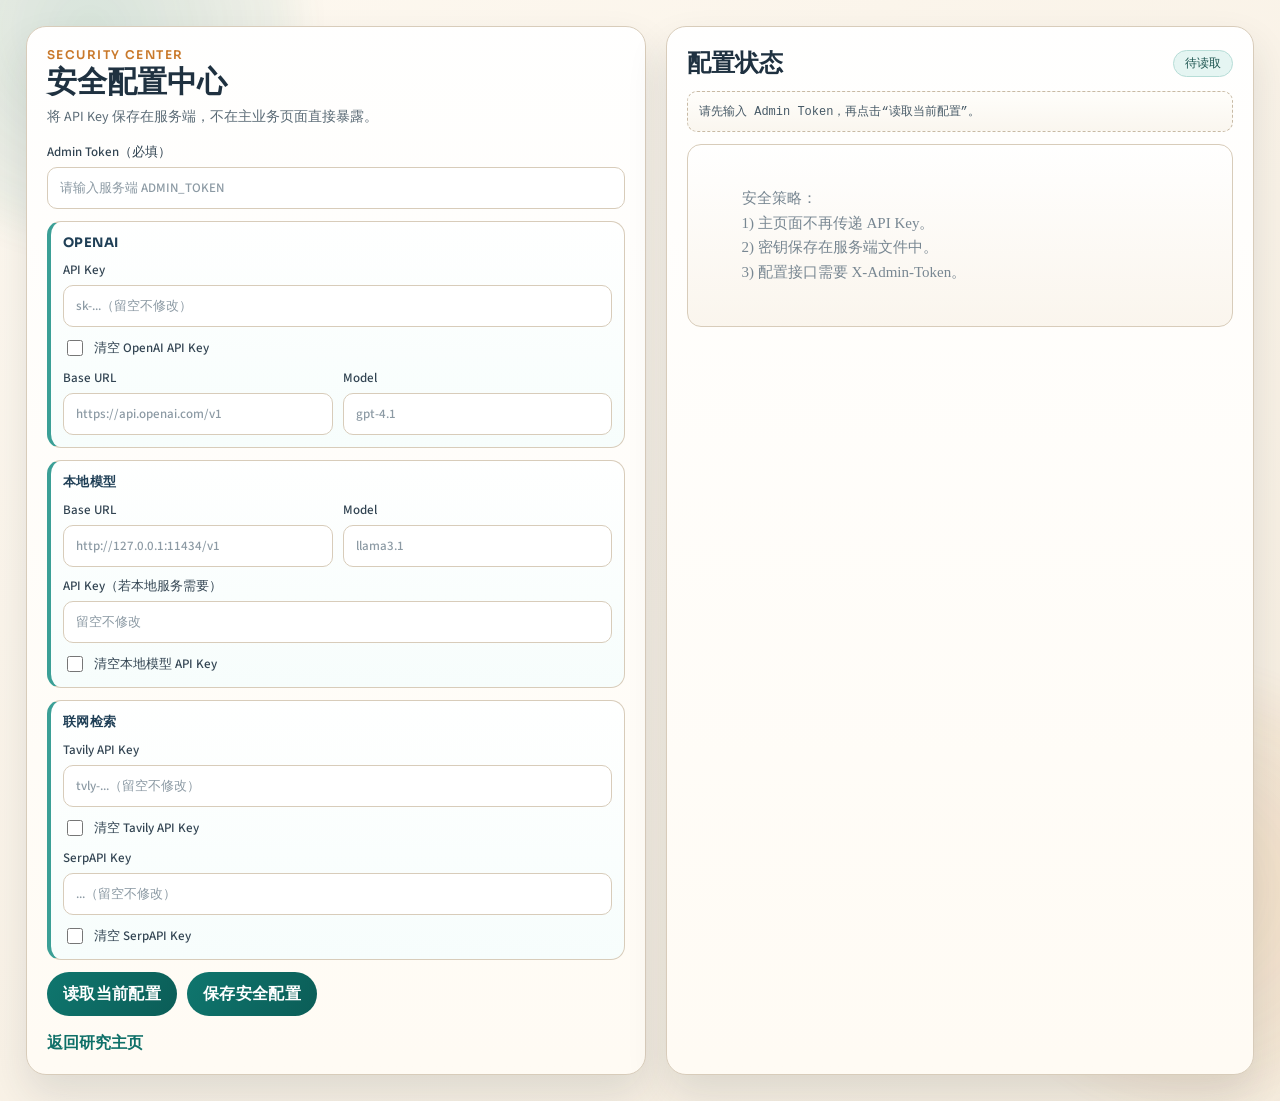
<file: public/settings.html>
<!doctype html>
<html lang="zh-CN">
  <head>
    <meta charset="UTF-8" />
    <meta name="viewport" content="width=device-width, initial-scale=1.0" />
    <title>安全配置中心</title>
    <link rel="preconnect" href="https://fonts.googleapis.com" />
    <link rel="preconnect" href="https://fonts.gstatic.com" crossorigin />
    <link
      href="https://fonts.googleapis.com/css2?family=Sora:wght@500;600;700&family=Source+Sans+3:wght@400;500;600&display=swap"
      rel="stylesheet"
    />
    <link rel="stylesheet" href="styles.css?v=20260326" />
  </head>
  <body>
    <main class="app-shell settings-shell">
      <section class="panel form-panel settings-panel">
        <div class="heading-stack">
          <p class="eyebrow">Security Center</p>
          <h1>安全配置中心</h1>
          <p class="subtitle">将 API Key 保存在服务端，不在主业务页面直接暴露。</p>
        </div>

        <form id="settings-form">
          <label>
            Admin Token（必填）
            <input id="adminToken" type="password" placeholder="请输入服务端 ADMIN_TOKEN" autocomplete="off" required />
          </label>

          <section class="provider-card">
            <h3>OpenAI</h3>
            <label>
              API Key
              <input id="openaiApiKey" type="password" placeholder="sk-...（留空不修改）" autocomplete="off" />
            </label>
            <label class="inline-check">
              <input id="clearOpenaiApiKey" type="checkbox" />
              清空 OpenAI API Key
            </label>
            <div class="grid two-cols">
              <label>
                Base URL
                <input id="openaiBaseUrl" placeholder="https://api.openai.com/v1" />
              </label>
              <label>
                Model
                <input id="openaiModel" placeholder="gpt-4.1" />
              </label>
            </div>
          </section>

          <section class="provider-card">
            <h3>本地模型</h3>
            <div class="grid two-cols">
              <label>
                Base URL
                <input id="localBaseUrl" placeholder="http://127.0.0.1:11434/v1" />
              </label>
              <label>
                Model
                <input id="localModel" placeholder="llama3.1" />
              </label>
            </div>
            <label>
              API Key（若本地服务需要）
              <input id="localApiKey" type="password" placeholder="留空不修改" autocomplete="off" />
            </label>
            <label class="inline-check">
              <input id="clearLocalApiKey" type="checkbox" />
              清空本地模型 API Key
            </label>
          </section>

          <section class="provider-card">
            <h3>联网检索</h3>
            <label>
              Tavily API Key
              <input id="tavilyApiKey" type="password" placeholder="tvly-...（留空不修改）" autocomplete="off" />
            </label>
            <label class="inline-check">
              <input id="clearTavilyApiKey" type="checkbox" />
              清空 Tavily API Key
            </label>

            <label>
              SerpAPI Key
              <input id="serpApiKey" type="password" placeholder="...（留空不修改）" autocomplete="off" />
            </label>
            <label class="inline-check">
              <input id="clearSerpApiKey" type="checkbox" />
              清空 SerpAPI Key
            </label>
          </section>

          <div class="actions-row">
            <button id="load-btn" type="button">读取当前配置</button>
            <button id="save-btn" type="submit">保存安全配置</button>
          </div>
          <a class="settings-link" href="index.html">返回研究主页</a>
        </form>
      </section>

      <section class="panel output-panel settings-status-panel">
        <div class="output-header">
          <h2>配置状态</h2>
          <span id="status">待读取</span>
        </div>
        <pre id="settings-meta" class="meta">请先输入 Admin Token，再点击“读取当前配置”。</pre>
        <article id="settings-tip" class="report empty">
          安全策略：
          1) 主页面不再传递 API Key。
          2) 密钥保存在服务端文件中。
          3) 配置接口需要 X-Admin-Token。
        </article>
      </section>
    </main>

    <script src="settings.js?v=20260326" type="module"></script>
  </body>
</html>
</file>
<file: public/styles.css>
:root {
  --bg-base: #f7f2e8;
  --bg-soft: #ece4d5;
  --surface: #fffaf2;
  --surface-strong: #ffffff;
  --ink: #1f3140;
  --ink-soft: #5b6b76;
  --line: #d8ccba;
  --line-strong: #c8baa5;
  --accent: #0f766e;
  --accent-strong: #0b5d57;
  --accent-warm: #c9792b;
  --accent-soft: #e5f5f2;
  --shadow-lg: 0 20px 40px rgba(29, 46, 61, 0.12);
  --shadow-md: 0 8px 20px rgba(29, 46, 61, 0.08);
  --radius-xl: 20px;
  --radius-lg: 14px;
  --radius-md: 10px;
}

* {
  box-sizing: border-box;
}

html,
body {
  min-height: 100%;
}

body {
  margin: 0;
  color: var(--ink);
  background:
    linear-gradient(145deg, rgba(255, 250, 242, 0.86), rgba(245, 236, 222, 0.92)),
    var(--bg-base);
  font-family: "Source Sans 3", "Noto Sans SC", "PingFang SC", "Microsoft YaHei", sans-serif;
  position: relative;
  overflow-x: hidden;
}

body::before,
body::after {
  content: "";
  position: fixed;
  width: 420px;
  height: 420px;
  border-radius: 50%;
  filter: blur(18px);
  z-index: -1;
  opacity: 0.7;
  animation: drift 18s ease-in-out infinite;
}

body::before {
  top: -180px;
  left: -120px;
  background: radial-gradient(circle, rgba(15, 118, 110, 0.24), rgba(15, 118, 110, 0));
}

body::after {
  right: -120px;
  bottom: -200px;
  animation-delay: -6s;
  background: radial-gradient(circle, rgba(201, 121, 43, 0.24), rgba(201, 121, 43, 0));
}

.app-shell {
  min-height: 100vh;
  max-width: 1360px;
  margin: 0 auto;
  padding: 26px;
  display: grid;
  grid-template-columns: 430px minmax(0, 1fr);
  gap: 20px;
}

.panel {
  background:
    linear-gradient(180deg, rgba(255, 255, 255, 0.92), rgba(255, 251, 244, 0.94)),
    var(--surface);
  border: 1px solid var(--line);
  border-radius: var(--radius-xl);
  padding: 20px;
  box-shadow: var(--shadow-lg);
  opacity: 0;
  transform: translateY(10px);
  animation: panel-in 0.55s ease-out forwards;
}

.panel:nth-child(2) {
  animation-delay: 0.12s;
}

.form-panel {
  position: sticky;
  top: 16px;
  align-self: start;
}

.heading-stack {
  margin-bottom: 16px;
}

.eyebrow {
  margin: 0;
  font-family: "Sora", "Source Sans 3", "Noto Sans SC", sans-serif;
  font-size: 12px;
  letter-spacing: 0.12em;
  text-transform: uppercase;
  color: var(--accent-warm);
  font-weight: 600;
}

h1,
h2,
h3 {
  margin: 0;
  font-family: "Sora", "Source Sans 3", "Noto Sans SC", sans-serif;
}

h1 {
  margin-top: 4px;
  font-size: clamp(24px, 2.6vw, 30px);
  line-height: 1.1;
}

.subtitle {
  margin: 8px 0 0;
  color: var(--ink-soft);
  font-size: 14px;
}

.security-note {
  margin-top: 10px;
  font-size: 13px;
}

form {
  display: grid;
  gap: 12px;
}

label {
  display: grid;
  gap: 6px;
  font-size: 13px;
  color: #324452;
  font-weight: 500;
}

input,
textarea,
select,
button {
  font: inherit;
}

input,
textarea,
select {
  width: 100%;
  border: 1px solid var(--line);
  border-radius: var(--radius-md);
  padding: 11px 12px;
  background: var(--surface-strong);
  color: var(--ink);
  transition: border-color 0.18s ease, box-shadow 0.18s ease, transform 0.12s ease;
}

input::placeholder,
textarea::placeholder {
  color: #8c9aa4;
}

input:focus,
textarea:focus,
select:focus {
  outline: none;
  border-color: rgba(15, 118, 110, 0.55);
  box-shadow: 0 0 0 4px rgba(15, 118, 110, 0.14);
}

textarea {
  resize: vertical;
  min-height: 92px;
}

button {
  border: 0;
  border-radius: 999px;
  background: linear-gradient(120deg, var(--accent), var(--accent-strong));
  color: #fff;
  padding: 11px 16px;
  font-weight: 600;
  letter-spacing: 0.02em;
  cursor: pointer;
  position: relative;
  overflow: hidden;
  transition: transform 0.14s ease, box-shadow 0.2s ease, filter 0.2s ease;
}

button::after {
  content: "";
  position: absolute;
  inset: 0;
  transform: translateX(-120%);
  background: linear-gradient(110deg, rgba(255, 255, 255, 0), rgba(255, 255, 255, 0.26), rgba(255, 255, 255, 0));
}

button:hover {
  transform: translateY(-1px);
  box-shadow: var(--shadow-md);
  filter: saturate(1.08);
}

button:hover::after {
  animation: shine 0.75s ease;
}

button:disabled {
  opacity: 0.58;
  cursor: not-allowed;
  transform: none;
}

.grid {
  display: grid;
  gap: 10px;
}

.two-cols {
  grid-template-columns: 1fr 1fr;
}

.compact-field {
  max-width: 180px;
}

.provider-card {
  border: 1px solid var(--line);
  border-left: 4px solid #3b9f96;
  border-radius: var(--radius-lg);
  padding: 12px;
  background:
    linear-gradient(180deg, rgba(255, 255, 255, 0.86), rgba(246, 253, 252, 0.86)),
    #fcfffd;
  display: grid;
  gap: 10px;
}

.provider-card h3 {
  font-size: 13px;
  color: #1f3f56;
  letter-spacing: 0.03em;
  text-transform: uppercase;
}

.provider-card p {
  margin: 0;
  color: #4c5f6f;
  font-size: 13px;
  line-height: 1.5;
}

.settings-link {
  display: inline-block;
  margin-top: 4px;
  color: #0f7068;
  font-weight: 600;
  text-decoration: none;
}

.settings-link:hover {
  text-decoration: underline;
}

.inline-check {
  display: flex;
  align-items: center;
  gap: 8px;
}

.inline-check input[type="checkbox"] {
  width: 16px;
  height: 16px;
}

.actions-row {
  display: flex;
  gap: 10px;
  flex-wrap: wrap;
}

.settings-shell {
  grid-template-columns: minmax(0, 620px) minmax(0, 1fr);
}

.settings-panel {
  position: static;
}

.settings-status-panel .report {
  min-height: 180px;
}

.hidden {
  display: none;
}

.output-panel {
  display: grid;
  grid-template-rows: auto auto auto minmax(260px, 1fr) auto;
  gap: 12px;
}

.output-header {
  display: flex;
  align-items: center;
  justify-content: space-between;
}

.output-header h2 {
  font-size: clamp(20px, 2.1vw, 24px);
}

#status {
  font-size: 12px;
  color: #1c544f;
  background: var(--accent-soft);
  border: 1px solid #b7ddd7;
  border-radius: 999px;
  padding: 4px 11px;
  animation: status-pulse 2s ease-in-out infinite;
}

.meta,
.stream-log {
  margin: 0;
  border: 1px dashed var(--line-strong);
  border-radius: var(--radius-md);
  padding: 11px;
  font-size: 12px;
  color: #475a67;
  white-space: pre-wrap;
  background: linear-gradient(180deg, #fffefb, #faf6ef);
}

.stream-box h3,
.history-box h3 {
  margin-bottom: 8px;
  font-size: 14px;
}

.stream-log {
  max-height: 175px;
  overflow: auto;
}

.report {
  margin: 0;
  border: 1px solid var(--line);
  border-radius: var(--radius-lg);
  padding: 16px;
  line-height: 1.65;
  overflow: auto;
  white-space: pre-wrap;
  font-size: 15px;
  min-height: 260px;
  background:
    linear-gradient(180deg, rgba(255, 255, 255, 0.95), rgba(250, 245, 237, 0.94)),
    var(--surface);
  font-family: "Source Serif 4", "Noto Serif SC", "STSong", serif;
}

.report.empty {
  color: #788792;
}

.history-box {
  border-top: 1px solid var(--line);
  padding-top: 12px;
}

.history-head {
  display: flex;
  align-items: center;
  justify-content: space-between;
  gap: 10px;
}

.history-head button {
  background: linear-gradient(120deg, #1d8f84, #166860);
  padding: 7px 12px;
  border-radius: 999px;
  font-size: 12px;
}

.history-list {
  list-style: none;
  margin: 10px 0 0;
  padding: 0;
  display: grid;
  gap: 10px;
  max-height: 235px;
  overflow: auto;
}

.history-list li {
  border: 1px solid var(--line);
  border-radius: var(--radius-md);
  padding: 10px;
  background: linear-gradient(145deg, #fffefb, #f6f0e5);
  transition: transform 0.14s ease, box-shadow 0.14s ease;
}

.history-list li:hover {
  transform: translateY(-1px);
  box-shadow: var(--shadow-md);
}

.history-meta {
  margin-top: 4px;
  font-size: 12px;
  color: #62727d;
}

.history-actions {
  margin-top: 8px;
  display: flex;
  gap: 10px;
  align-items: center;
}

.history-actions button {
  background: linear-gradient(120deg, #175f58, #134845);
  padding: 5px 10px;
  border-radius: 999px;
  font-size: 12px;
}

.history-actions a,
.history-actions span {
  font-size: 12px;
  color: #0f7068;
}

@keyframes panel-in {
  to {
    opacity: 1;
    transform: translateY(0);
  }
}

@keyframes drift {
  0%,
  100% {
    transform: translateY(0) translateX(0) scale(1);
  }

  50% {
    transform: translateY(22px) translateX(-14px) scale(1.06);
  }
}

@keyframes status-pulse {
  0%,
  100% {
    box-shadow: 0 0 0 0 rgba(15, 118, 110, 0);
  }

  50% {
    box-shadow: 0 0 0 6px rgba(15, 118, 110, 0.09);
  }
}

@keyframes shine {
  to {
    transform: translateX(120%);
  }
}

@media (max-width: 1120px) {
  .app-shell {
    grid-template-columns: 1fr;
    max-width: 900px;
  }

  .form-panel {
    position: static;
  }
}

@media (max-width: 760px) {
  .app-shell {
    padding: 14px;
    gap: 14px;
  }

  .panel {
    padding: 15px;
    border-radius: 16px;
  }

  .two-cols {
    grid-template-columns: 1fr;
  }

  .compact-field {
    max-width: none;
  }

  .output-panel {
    grid-template-rows: auto auto auto minmax(210px, 1fr) auto;
  }

  .history-actions {
    flex-wrap: wrap;
  }
}

@media (prefers-reduced-motion: reduce) {
  *,
  *::before,
  *::after {
    animation: none !important;
    transition: none !important;
  }
}
</file>
